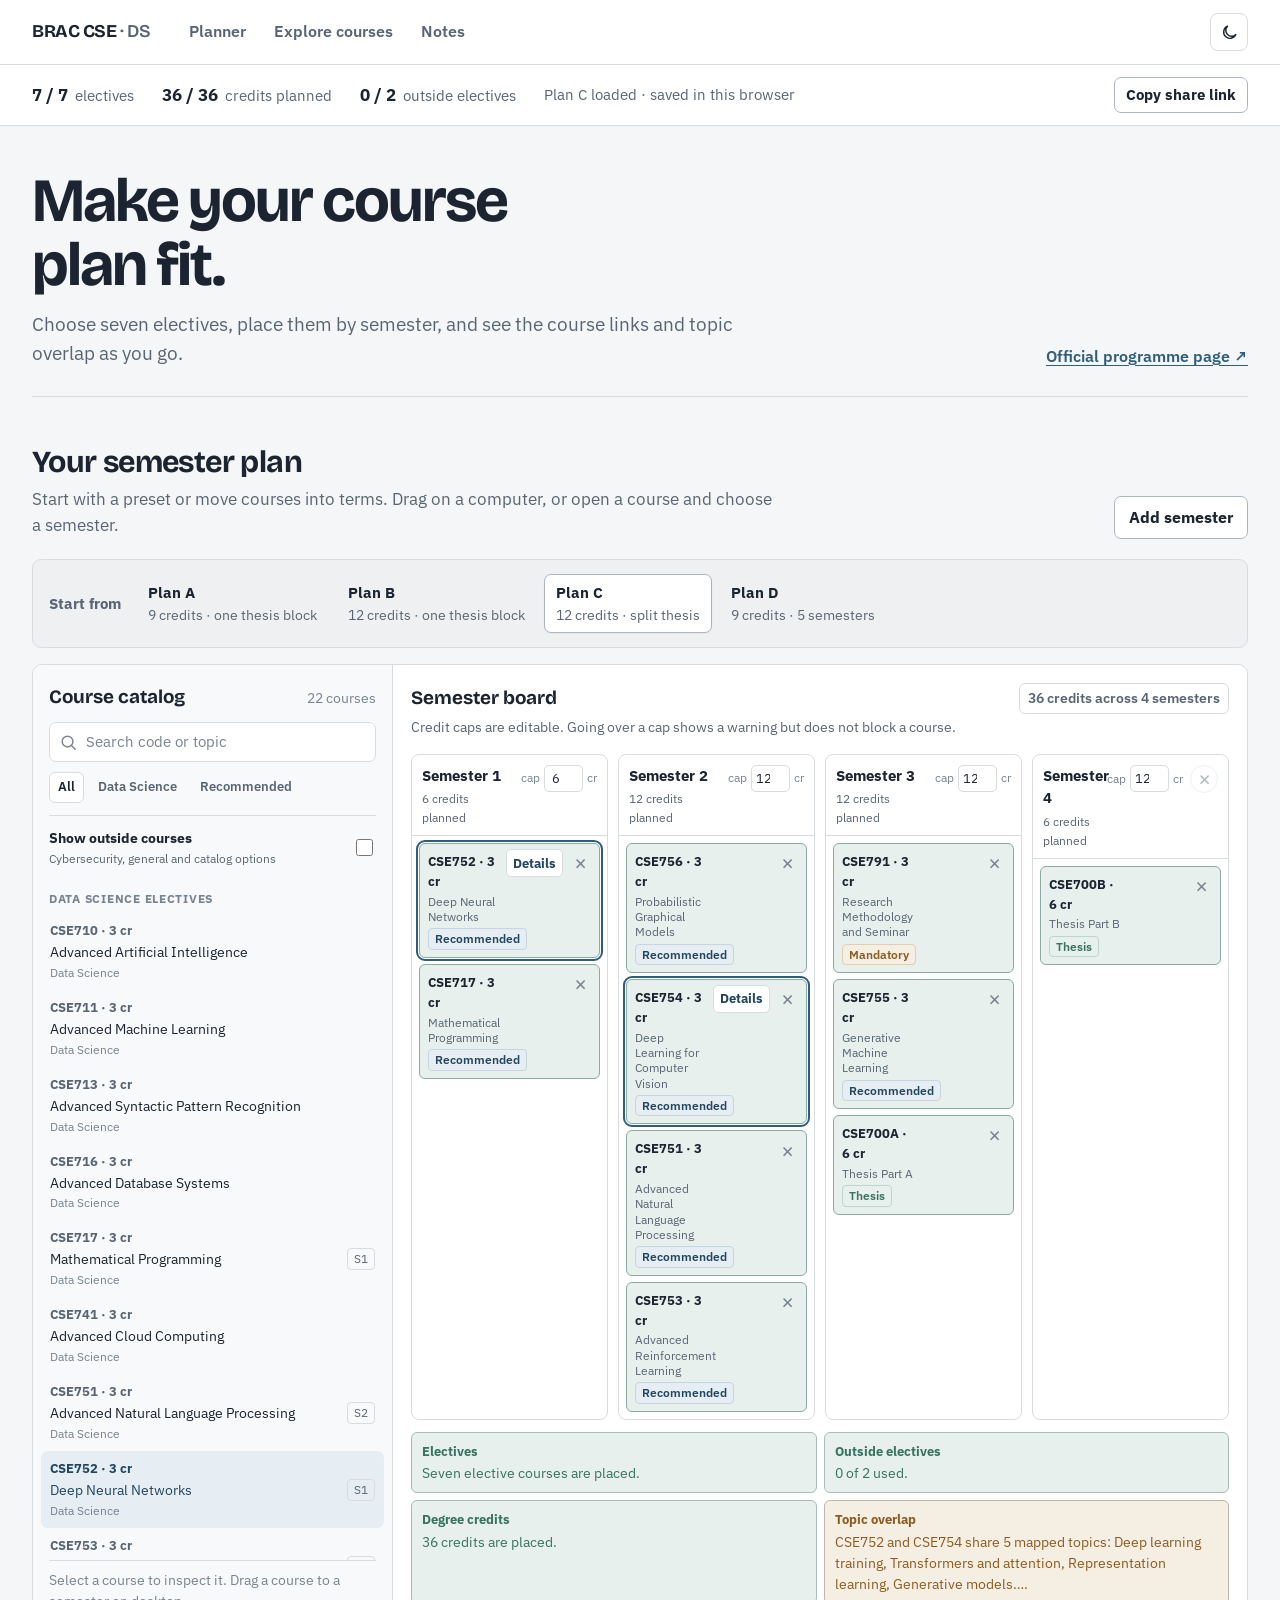
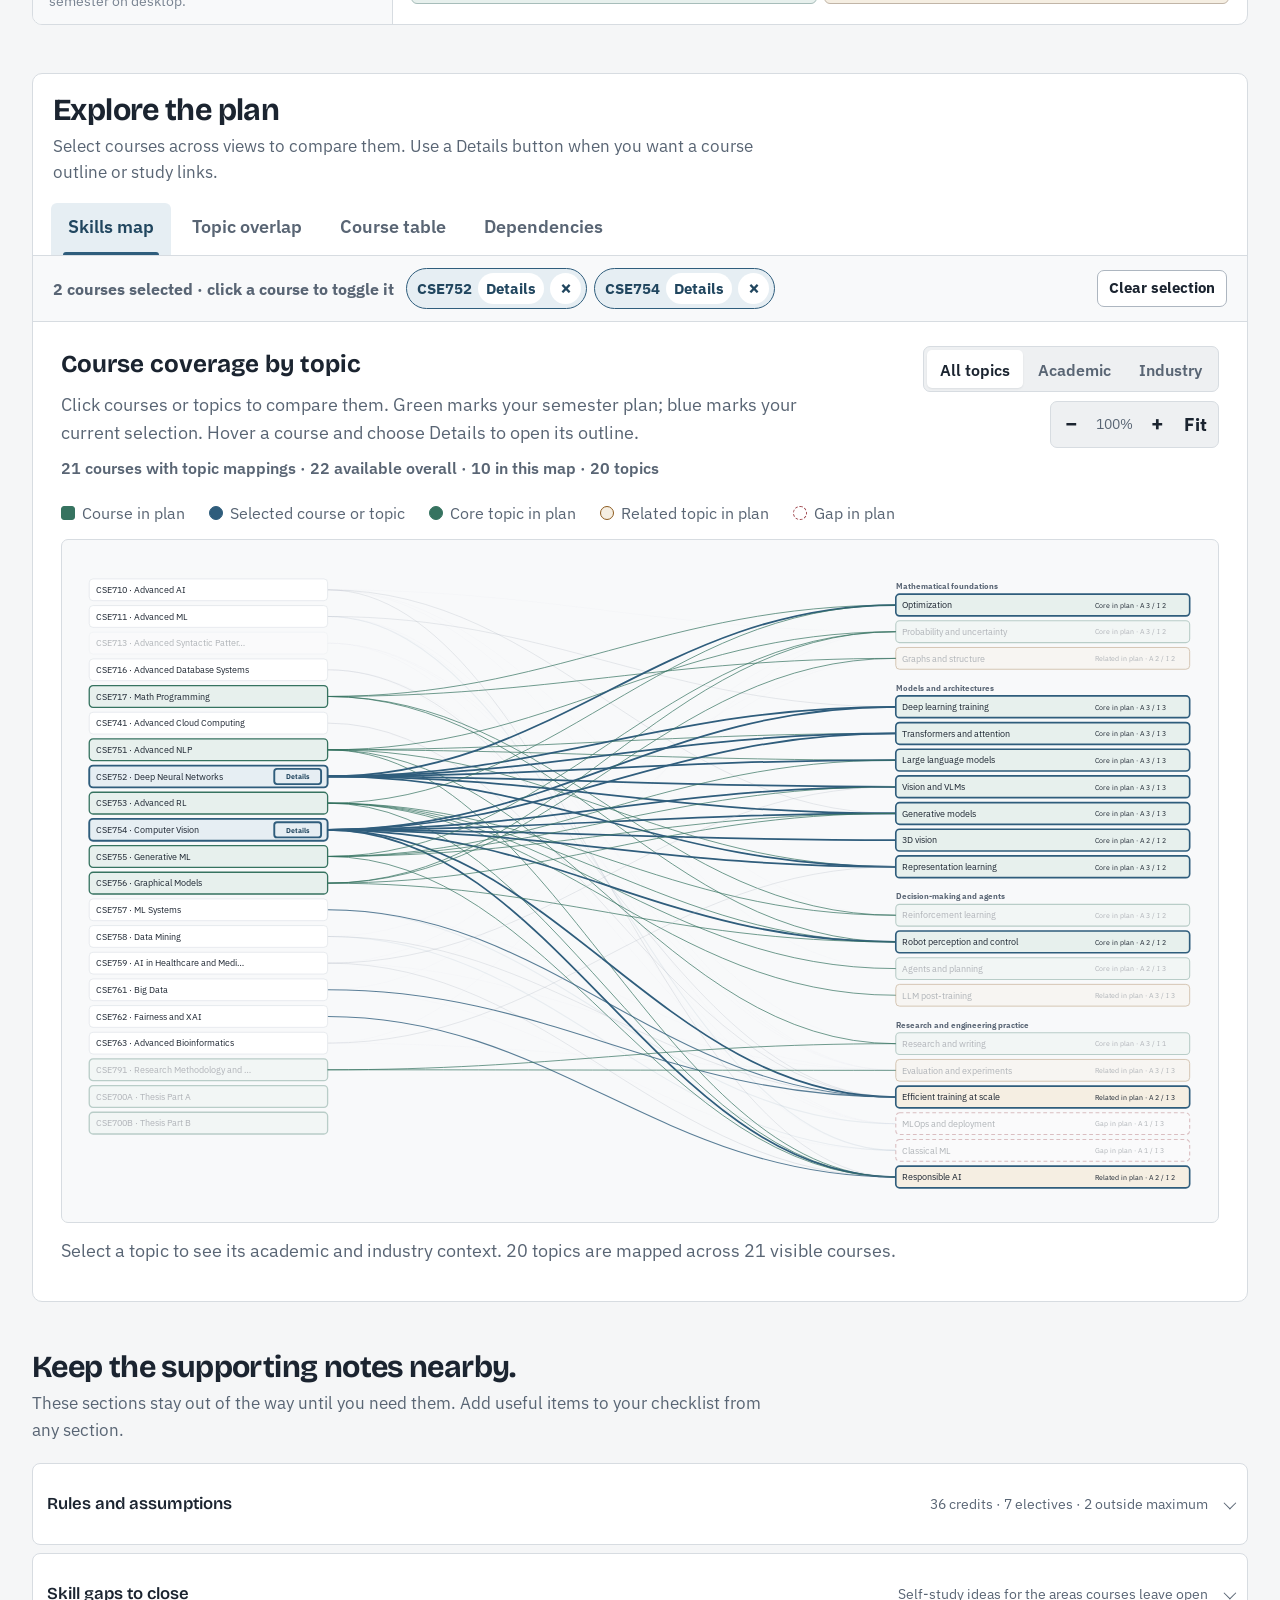
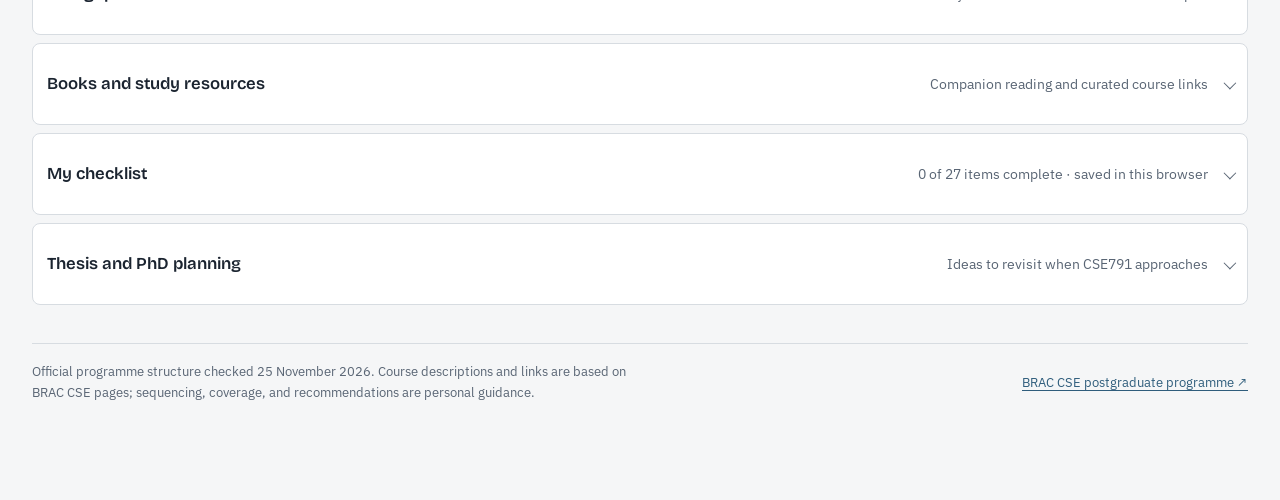
<file: index.html>
<!doctype html>
<html lang="en">
<head>
  <meta charset="utf-8">
  <meta name="viewport" content="width=device-width, initial-scale=1, viewport-fit=cover">
  <meta name="theme-color" content="#f5f6f7">
  <meta name="description" content="Plan BRAC University MSc CSE Data Science electives across semesters, compare course topics, and track thesis preparation.">
  <title>BRAC CSE · Data Science study planner</title>
  <script>
    try { var savedTheme = localStorage.getItem('msc-planner-theme') || localStorage.getItem('msc-plan-theme'); if (savedTheme === 'light' || savedTheme === 'dark') document.documentElement.dataset.theme = savedTheme; } catch (error) {}
  </script>
  <link rel="preconnect" href="https://fonts.googleapis.com">
  <link rel="preconnect" href="https://fonts.gstatic.com" crossorigin>
  <link href="https://fonts.googleapis.com/css2?family=Bricolage+Grotesque:opsz,wght@12..96,600;12..96,700&family=IBM+Plex+Sans:wght@400;500;600;700&display=swap" rel="stylesheet">
  <link rel="stylesheet" href="assets/styles.css">
</head>
<body>
  <header class="topbar">
    <div class="topbar-inner">
      <a class="brand" href="#top" aria-label="Planner home">BRAC CSE <span>· DS</span></a>
      <nav class="topnav" aria-label="Main navigation">
        <a href="#planner">Planner</a>
        <a href="#explorer">Explore courses</a>
        <a href="#later">Notes</a>
      </nav>
      <button class="icon-button" id="theme-toggle" type="button" aria-label="Switch to dark theme" title="Toggle theme">
        <svg viewBox="0 0 24 24" aria-hidden="true"><path d="M20 14.5A8 8 0 1 1 9.5 4 6.5 6.5 0 0 0 20 14.5Z"/></svg>
      </button>
    </div>
  </header>

  <aside class="summary-bar" aria-label="Plan summary">
    <div class="summary-inner">
      <div class="summary-stat"><strong id="summary-electives">7 / 7</strong><span>electives</span></div>
      <div class="summary-stat"><strong id="summary-credits">36 / 36</strong><span>credits planned</span></div>
      <div class="summary-stat"><strong id="summary-outside">0 / 2</strong><span>outside electives</span></div>
      <div class="summary-status" id="summary-status" aria-live="polite">Plan C loaded</div>
      <button class="button button-small button-outline" id="copy-link" type="button">Copy share link</button>
    </div>
  </aside>

  <main id="top">
    <section class="intro" aria-labelledby="page-title">
      <div class="intro-copy">
        <h1 id="page-title">Make your course plan fit.</h1>
        <p>Choose seven electives, place them by semester, and see the course links and topic overlap as you go.</p>
      </div>
      <a class="source-link" href="https://cse.bracu.ac.bd/postgraduate/program" target="_blank" rel="noopener noreferrer">Official programme page <span aria-hidden="true">↗</span></a>
    </section>

    <section id="planner" class="workspace" aria-labelledby="planner-title">
      <div class="section-heading">
        <div>
          <h2 id="planner-title">Your semester plan</h2>
          <p>Start with a preset or move courses into terms. Drag on a computer, or open a course and choose a semester.</p>
        </div>
        <div class="heading-actions">
          <button class="button button-outline" id="add-semester" type="button">Add semester</button>
        </div>
      </div>

      <div class="preset-row" aria-label="Load a sample plan">
        <span class="preset-label">Start from</span>
        <div class="preset-buttons" role="group" aria-label="Plan presets">
          <button class="preset-button" type="button" data-preset="A"><b>Plan A</b><span>9 credits · one thesis block</span></button>
          <button class="preset-button" type="button" data-preset="B"><b>Plan B</b><span>12 credits · one thesis block</span></button>
          <button class="preset-button is-active" type="button" data-preset="C" aria-pressed="true"><b>Plan C</b><span>12 credits · split thesis</span></button>
          <button class="preset-button" type="button" data-preset="D"><b>Plan D</b><span>9 credits · 5 semesters</span></button>
        </div>
      </div>

      <div class="planner-layout">
        <aside class="catalog-panel" aria-labelledby="catalog-title">
          <div class="catalog-header">
            <div class="catalog-heading-row">
              <h3 id="catalog-title">Course catalog</h3>
              <span id="catalog-count" class="quiet-count"></span>
            </div>
            <label class="search-field">
              <span class="visually-hidden">Search courses</span>
              <svg viewBox="0 0 24 24" aria-hidden="true"><circle cx="10.8" cy="10.8" r="6.8"/><path d="m16 16 4.5 4.5"/></svg>
              <input id="course-search" type="search" placeholder="Search code or topic" autocomplete="off">
            </label>
            <div class="filter-row" role="group" aria-label="Filter catalog">
              <button class="filter-chip is-active" type="button" data-filter="all" aria-pressed="true">All</button>
              <button class="filter-chip" type="button" data-filter="datascience" aria-pressed="false">Data Science</button>
              <button class="filter-chip" type="button" data-filter="recommended" aria-pressed="false">Recommended</button>
            </div>
            <label class="toggle-row" for="outside-toggle">
              <span><b>Show outside courses</b><small>Cybersecurity, general and catalog options</small></span>
              <input id="outside-toggle" type="checkbox">
            </label>
          </div>
          <div class="catalog-list" id="catalog-list" aria-live="polite"></div>
          <p class="catalog-hint">Select a course to inspect it. Drag a course to a semester on desktop.</p>
        </aside>

        <div class="board-panel">
          <div class="board-heading">
            <div>
              <h3>Semester board</h3>
              <p>Credit caps are editable. Going over a cap shows a warning but does not block a course.</p>
            </div>
            <span class="board-total" id="board-total"></span>
          </div>
          <div class="semester-grid" id="semester-grid" aria-label="Planned semesters"></div>
          <div class="validation-panel" id="validation-panel" aria-live="polite"></div>
        </div>
      </div>
    </section>

    <section id="explorer" class="explorer" aria-labelledby="explorer-title">
      <div class="section-heading explorer-heading">
        <div>
          <h2 id="explorer-title">Explore the plan</h2>
          <p>Select courses across views to compare them. Use a Details button when you want a course outline or study links.</p>
        </div>
      </div>
      <div class="explorer-tabs" role="tablist" aria-label="Explore the plan">
        <button class="explorer-tab is-active" id="tab-skills" type="button" role="tab" aria-selected="true" aria-controls="panel-skills" tabindex="0" data-tab="skills">Skills map</button>
        <button class="explorer-tab" id="tab-overlap" type="button" role="tab" aria-selected="false" aria-controls="panel-overlap" tabindex="-1" data-tab="overlap">Topic overlap</button>
        <button class="explorer-tab" id="tab-table" type="button" role="tab" aria-selected="false" aria-controls="panel-table" tabindex="-1" data-tab="table">Course table</button>
        <button class="explorer-tab" id="tab-dependencies" type="button" role="tab" aria-selected="false" aria-controls="panel-dependencies" tabindex="-1" data-tab="dependencies">Dependencies</button>
      </div>
      <div class="selection-toolbar" id="selection-toolbar" aria-live="polite"><strong id="selection-summary"></strong><div class="selection-course-list" id="selection-course-list"></div><button class="button button-outline button-small" id="clear-selection" type="button">Clear selection</button></div>

      <section class="explorer-panel" id="panel-skills" role="tabpanel" aria-labelledby="tab-skills" data-panel="skills">
        <div class="panel-intro">
          <div><h3 id="skills-title">Course coverage by topic</h3><p>Click courses or topics to compare them. Green marks your semester plan; blue marks your current selection. Hover a course and choose Details to open its outline.</p><span class="view-count" id="skills-count"></span></div>
          <div class="panel-tools">
            <div class="segmented" role="group" aria-label="Skill map emphasis">
              <button type="button" data-lens="all" aria-pressed="true">All topics</button>
              <button type="button" data-lens="academia" aria-pressed="false">Academic</button>
              <button type="button" data-lens="industry" aria-pressed="false">Industry</button>
            </div>
            <div class="diagram-zoom" role="group" aria-label="Skills map zoom">
              <button type="button" data-zoom-target="skills" data-zoom-action="out" aria-label="Zoom out skills map">−</button>
              <output data-zoom-value="skills">100%</output>
              <button type="button" data-zoom-target="skills" data-zoom-action="in" aria-label="Zoom in skills map">+</button>
              <button type="button" data-zoom-target="skills" data-zoom-action="fit">Fit</button>
            </div>
          </div>
        </div>
        <div class="map-legend"><span><i class="coverage-dot in-plan"></i>Course in plan</span><span><i class="coverage-dot selected"></i>Selected course or topic</span><span><i class="coverage-dot core"></i>Core topic in plan</span><span><i class="coverage-dot related"></i>Related topic in plan</span><span><i class="coverage-dot gap"></i>Gap in plan</span></div>
        <div class="graph-frame skills-frame" data-zoom-surface="skills" title="Scroll over the map to zoom; Ctrl or Command plus scroll also works."><svg id="skills-graph" role="group" aria-label="Courses connected to skills"></svg></div>
        <div class="selected-topic" id="selected-topic" aria-live="polite"></div>
      </section>

      <section class="explorer-panel" id="panel-overlap" role="tabpanel" aria-labelledby="tab-overlap" data-panel="overlap" hidden>
        <div class="panel-intro">
          <div><h3 id="overlap-title">Topic overlap by course</h3><p>Choose any two or three courses with topic data, including courses outside your semester plan. The matrix shows coverage for every mapped course.</p><span class="view-count" id="overlap-count"></span></div>
          <div class="diagram-zoom" role="group" aria-label="Venn diagram zoom">
            <button type="button" data-zoom-target="venn" data-zoom-action="out" aria-label="Zoom out Venn diagram">−</button>
            <output data-zoom-value="venn">100%</output>
            <button type="button" data-zoom-target="venn" data-zoom-action="in" aria-label="Zoom in Venn diagram">+</button>
            <button type="button" data-zoom-target="venn" data-zoom-action="fit">Fit</button>
          </div>
        </div>
        <details class="venn-comparison-picker">
          <summary><span>Choose courses for the Venn diagram</span><small id="venn-compare-count"></small></summary>
          <div class="venn-picker-content"><div class="venn-picker-heading"><p>Compare two or three at a time. Solid outlines mark courses in your semester plan; every mapped course is available.</p><label class="table-search">Find a course <input type="search" id="venn-course-search" placeholder="Course code or name"></label></div>
            <div class="venn-course-options" id="venn-course-options" aria-label="Courses available for Venn comparison"></div>
          </div>
        </details>
        <div class="venn-wrap" id="venn-view" aria-live="polite"></div>
        <div class="matrix-heading"><div><h4>Topic coverage by course</h4><p>● Core coverage · ○ related coverage · — not mapped. Green columns are in your semester plan; amber columns are in the Venn diagram; blue shows your current course selection. Scroll to inspect the matrix, or Ctrl + scroll to zoom.</p></div><div class="diagram-zoom" role="group" aria-label="Topic coverage matrix zoom"><button type="button" data-zoom-target="matrix" data-zoom-action="out" aria-label="Zoom out topic coverage matrix">−</button><output data-zoom-value="matrix">100%</output><button type="button" data-zoom-target="matrix" data-zoom-action="in" aria-label="Zoom in topic coverage matrix">+</button><button type="button" data-zoom-target="matrix" data-zoom-action="fit">Fit</button></div></div>
        <div class="matrix-frame topic-matrix-frame" id="topic-matrix" data-zoom-surface="matrix" title="Ctrl or Command plus scroll to zoom. Scroll normally to move through the matrix."></div>
      </section>

      <section class="explorer-panel" id="panel-table" role="tabpanel" aria-labelledby="tab-table" data-panel="table" hidden>
        <div class="panel-intro">
          <div><h3 id="table-title">Course table</h3><p>Select course codes to compare them across views. Hover a course and use Details to open its outline.</p><span class="view-count" id="table-count"></span></div>
          <div class="panel-tools"><label class="table-search">Filter <input type="search" id="table-search" placeholder="Course or topic"></label><div class="diagram-zoom" role="group" aria-label="Course table zoom"><button type="button" data-zoom-target="table" data-zoom-action="out" aria-label="Zoom out course table">−</button><output data-zoom-value="table">100%</output><button type="button" data-zoom-target="table" data-zoom-action="in" aria-label="Zoom in course table">+</button><button type="button" data-zoom-target="table" data-zoom-action="fit">Fit</button></div></div>
        </div>
        <div class="table-frame" id="course-table" data-zoom-surface="table" title="Ctrl or Command plus scroll to zoom. Scroll normally to move through the table."></div>
      </section>

      <section class="explorer-panel" id="panel-dependencies" role="tabpanel" aria-labelledby="tab-dependencies" data-panel="dependencies" hidden>
        <div class="panel-intro">
          <div><h3 id="dependencies-title">What builds on what</h3><p>Click courses to select several at once. Hover a selected course and use Details to open its outline. Blank space clears your selection.</p><span class="view-count" id="dependencies-count"></span></div>
          <div class="panel-tools">
            <div class="segmented" role="group" aria-label="Dependency graph scope">
              <button type="button" data-graph-scope="plan" aria-pressed="true">My plan</button>
              <button type="button" data-graph-scope="catalog" aria-pressed="false">Visible catalog</button>
            </div>
            <div class="diagram-zoom" role="group" aria-label="Dependency graph zoom">
              <button type="button" data-zoom-target="dependencies" data-zoom-action="out" aria-label="Zoom out dependencies">−</button>
              <output data-zoom-value="dependencies">100%</output>
              <button type="button" data-zoom-target="dependencies" data-zoom-action="in" aria-label="Zoom in dependencies">+</button>
              <button type="button" data-zoom-target="dependencies" data-zoom-action="fit">Fit</button>
            </div>
          </div>
        </div>
        <div class="graph-legend" aria-label="Graph legend"><span><i class="legend-line formal"></i>Formal prerequisite</span><span><i class="legend-line advisory"></i>Suggested preparation</span></div>
        <div class="graph-frame" id="dependency-frame" data-zoom-surface="dependencies" title="Scroll over the graph to zoom; Ctrl or Command plus scroll also works."><svg id="dependency-graph" role="group" aria-label="Course dependency graph"></svg></div>
      </section>
    </section>

    <section id="later" class="later" aria-labelledby="later-title">
      <div class="section-heading">
        <div><h2 id="later-title">Keep the supporting notes nearby.</h2><p>These sections stay out of the way until you need them. Add useful items to your checklist from any section.</p></div>
      </div>
      <div class="support-grid">
        <details class="support-section">
          <summary><span>Rules and assumptions</span><small>36 credits · 7 electives · 2 outside maximum</small></summary>
          <div class="support-content">
            <ul class="rule-list">
              <li><b>Degree total:</b> 36 credits: 3 mandatory research-methodology credits, 21 elective credits, and 12 thesis credits.</li>
              <li><b>Specialization choice:</b> seven Data Science electives; up to two may come from the other specialization, general courses, or approved Business School courses.</li>
              <li><b>Semester model:</b> BRAC's programme page lists a three-semester duration. This board keeps your four-semester planning model, with a 6-credit first term and 12-credit later terms; confirm which schedule applies to you.</li>
              <li><b>Thesis:</b> choose one 12-credit block or split the thesis into CSE700A and CSE700B. CSE791 must precede CSE700B.</li>
              <li><b>Course advice:</b> course order, ratings, topic coverage, and workload comments are recommendations, not official prerequisites or assessment data.</li>
            </ul>
            <a class="text-link" href="https://cse.bracu.ac.bd/postgraduate/program" target="_blank" rel="noopener noreferrer">Read the official programme rules ↗</a>
          </div>
        </details>
        <details class="support-section">
          <summary><span>Skill gaps to close</span><small>Self-study ideas for the areas courses leave open</small></summary>
          <div class="support-content" id="gap-list"></div>
        </details>
        <details class="support-section">
          <summary><span>Books and study resources</span><small>Companion reading and curated course links</small></summary>
          <div class="support-content" id="books-list"></div>
        </details>
        <details class="support-section checklist-section" id="checklist-section">
          <summary><span>My checklist</span><small id="checklist-summary">Saved in this browser</small></summary>
          <div class="support-content">
            <form class="custom-task-form" id="custom-task-form">
              <label for="custom-task">Add a reminder</label>
              <div><input id="custom-task" name="task" maxlength="160" placeholder="Write your own next step"><button class="button button-small" type="submit">Add</button></div>
            </form>
            <div class="checklist-grid" id="checklist-grid"></div>
            <div class="checklist-footer"><button class="button button-outline button-small" id="clear-checks" type="button">Clear completed ticks</button></div>
          </div>
        </details>
        <details class="support-section">
          <summary><span>Thesis and PhD planning</span><small>Ideas to revisit when CSE791 approaches</small></summary>
          <div class="support-content thesis-notes">
            <p><b>VLMs and multimodal:</b> Can uncertainty estimates detect object hallucination in small open-source vision-language models?</p>
            <p><b>Robotics and RL:</b> Does visual grounding help a simulated robot policy generalize to unseen objects?</p>
            <p><b>LLMs:</b> Can reinforcement-learning fine-tuning improve reasoning in small language models on limited compute?</p>
            <p><b>Generative models:</b> Can diffusion-based policies make imitation learning more sample-efficient?</p>
            <button class="text-button" type="button" data-add-task="Shortlist two or three supervisors and discuss a thesis direction.">Add thesis planning to checklist</button>
          </div>
        </details>
      </div>
    </section>

    <footer class="page-footer">
      <p>Official programme structure checked 25 November 2026. Course descriptions and links are based on BRAC CSE pages; sequencing, coverage, and recommendations are personal guidance.</p>
      <a href="https://cse.bracu.ac.bd/postgraduate/program" target="_blank" rel="noopener noreferrer">BRAC CSE postgraduate programme ↗</a>
    </footer>
  </main>

  <dialog class="course-dialog" id="course-dialog" aria-labelledby="dialog-title">
    <div class="dialog-topline"><span id="dialog-category" class="course-tag"></span><button class="icon-button close-dialog" type="button" aria-label="Close course details"><svg viewBox="0 0 24 24" aria-hidden="true"><path d="m6 6 12 12M18 6 6 18"/></svg></button></div>
    <div id="course-detail"></div>
    <div class="dialog-assignment">
      <label for="assign-semester">Place in semester</label>
      <div><select id="assign-semester"></select><button class="button" id="assign-course" type="button">Add to plan</button></div>
    </div>
    <div class="dialog-actions"><button class="text-button" id="add-course-task" type="button">Add this course to my checklist</button><button class="button button-outline close-dialog" type="button">Done</button></div>
  </dialog>
  <div class="toast" id="toast" role="status" aria-live="polite"></div>

  <script src="assets/data.js"></script>
  <script src="assets/app.js" defer></script>
</body>
</html>
</file>
<file: assets/styles.css>
:root {
  font-size: 18px;
  color-scheme: light;
  --paper: #f5f6f7;
  --surface: #fff;
  --surface-alt: #eef0f2;
  --surface-soft: #f8f9fa;
  --ink: #1b2430;
  --ink-soft: #596574;
  --ink-faint: #788391;
  --rule: #d7dce1;
  --rule-strong: #adb6c0;
  --accent: #2f5d7c;
  --accent-soft: #e6eef3;
  --accent-ink: #21465f;
  --button-ink: #fff;
  --good: #367360;
  --good-soft: #e7f0ed;
  --warn: #8d5b1f;
  --warn-soft: #f5eee2;
  --risk: #9d454c;
  --risk-soft: #f6e9ea;
  --venn-a: #2f5d7c;
  --venn-a-ink: #21465f;
  --venn-b: #367360;
  --venn-b-ink: #285845;
  --venn-c: #a76f2a;
  --venn-c-ink: #744817;
  --focus: #246a95;
  --shadow: 0 18px 48px rgba(22, 33, 45, .18);
  --head: "Bricolage Grotesque", "IBM Plex Sans", system-ui, sans-serif;
  --body: "IBM Plex Sans", system-ui, -apple-system, "Segoe UI", sans-serif;
  box-sizing: border-box;
}
@media (prefers-color-scheme: dark) {
  :root:not([data-theme="light"]) {
    color-scheme: dark;
    --paper: #15191e; --surface: #1d2329; --surface-alt: #272e35; --surface-soft: #20262c;
    --ink: #e7ebef; --ink-soft: #b0bac4; --ink-faint: #8b97a3; --rule: #38414a; --rule-strong: #596570;
    --accent: #8ab6d0; --accent-soft: #263b49; --accent-ink: #c1dced; --button-ink: #15191e;
    --good: #8ac2ae; --good-soft: #20372f; --warn: #d2ab73; --warn-soft: #392f21; --risk: #dd939a; --risk-soft: #3a2629;
    --venn-a: #8ab6d0; --venn-a-ink: #b6d8eb; --venn-b: #8ac2ae; --venn-b-ink: #a9dbc5; --venn-c: #d2ab73; --venn-c-ink: #e4c595;
    --focus: #9bc8e4; --shadow: 0 18px 48px rgba(0, 0, 0, .42);
  }
}
:root[data-theme="dark"] {
  color-scheme: dark;
  --paper: #15191e; --surface: #1d2329; --surface-alt: #272e35; --surface-soft: #20262c;
  --ink: #e7ebef; --ink-soft: #b0bac4; --ink-faint: #8b97a3; --rule: #38414a; --rule-strong: #596570;
  --accent: #8ab6d0; --accent-soft: #263b49; --accent-ink: #c1dced; --button-ink: #15191e;
  --good: #8ac2ae; --good-soft: #20372f; --warn: #d2ab73; --warn-soft: #392f21; --risk: #dd939a; --risk-soft: #3a2629;
  --venn-a: #8ab6d0; --venn-a-ink: #b6d8eb; --venn-b: #8ac2ae; --venn-b-ink: #a9dbc5; --venn-c: #d2ab73; --venn-c-ink: #e4c595;
  --focus: #9bc8e4; --shadow: 0 18px 48px rgba(0, 0, 0, .42);
}
*, *::before, *::after { box-sizing: inherit; }
html { scroll-behavior: smooth; scroll-padding-top: 8rem; }
@media (prefers-reduced-motion: reduce) { html { scroll-behavior: auto; } *, *::before, *::after { animation-duration: .01ms !important; transition-duration: .01ms !important; } }
body { margin: 0; background: var(--paper); color: var(--ink); font-family: var(--body); font-size: 18px; line-height: 1.55; -webkit-text-size-adjust: 100%; }
::selection { background: var(--accent-soft); color: var(--accent-ink); }
button, input, select { font: inherit; }
button { color: inherit; }
a { color: var(--accent); text-underline-offset: 3px; }
button:focus-visible, a:focus-visible, input:focus-visible, select:focus-visible, summary:focus-visible, [tabindex="0"]:focus-visible { outline: 3px solid var(--focus); outline-offset: 3px; }
[hidden] { display: none !important; }
.visually-hidden { position: absolute; width: 1px; height: 1px; padding: 0; margin: -1px; overflow: hidden; clip: rect(0,0,0,0); white-space: nowrap; border: 0; }

.topbar { position: sticky; top: 0; z-index: 40; background: var(--surface); border-bottom: 1px solid var(--rule); }
.topbar-inner { width: min(100% - 64px, 3000px); min-height: 64px; margin: auto; display: flex; align-items: center; gap: 28px; }
.brand { color: var(--ink); text-decoration: none; font-family: var(--head); font-weight: 700; letter-spacing: -.025em; white-space: nowrap; }
.brand span { color: var(--ink-soft); font-weight: 600; }
.topnav { display: flex; align-items: center; gap: 6px; flex: 1; }
.topnav a { padding: 8px 11px; color: var(--ink-soft); border-radius: 7px; text-decoration: none; font-size: .91rem; font-weight: 600; }
.topnav a:hover { color: var(--ink); background: var(--surface-alt); }
.icon-button { width: 38px; height: 38px; padding: 8px; display: inline-grid; place-items: center; flex: none; border: 1px solid var(--rule); border-radius: 8px; background: var(--surface); cursor: pointer; }
.icon-button:hover { background: var(--surface-alt); }
.icon-button svg, .search-field svg { width: 19px; height: 19px; fill: none; stroke: currentColor; stroke-width: 1.8; stroke-linecap: round; stroke-linejoin: round; }
.summary-bar { position: sticky; top: 60px; z-index: 35; background: color-mix(in srgb, var(--surface) 96%, transparent); border-bottom: 1px solid var(--rule); }
.summary-inner { width: min(100% - 64px, 3000px); min-height: 60px; margin: auto; display: flex; align-items: center; gap: 28px; }
.summary-stat { display: flex; align-items: baseline; gap: 7px; white-space: nowrap; }
.summary-stat strong { font-size: .94rem; font-variant-numeric: tabular-nums; }
.summary-stat span { color: var(--ink-soft); font-size: .82rem; }
.summary-status { flex: 1; min-width: 0; color: var(--ink-soft); font-size: .83rem; overflow: hidden; text-overflow: ellipsis; white-space: nowrap; }

main { width: min(100% - 64px, 3600px); margin: 0 auto; padding: 38px 0 80px; }
.intro { display: flex; align-items: end; justify-content: space-between; gap: 36px; margin: 0 0 36px; padding: 6px 0 28px; border-bottom: 1px solid var(--rule); }
.intro-copy { max-width: 760px; }
h1, h2, h3, h4, p { margin-top: 0; }
h1, h2, h3, h4 { color: var(--ink); font-family: var(--head); }
h1 { max-width: 13ch; margin-bottom: 12px; font-size: clamp(2.2rem, 4.8vw, 3.5rem); line-height: 1.04; letter-spacing: -.035em; font-weight: 700; }
.intro p { max-width: 64ch; margin: 0; color: var(--ink-soft); font-size: 1.05rem; }
.source-link { flex: none; font-size: .88rem; font-weight: 600; }
section { scroll-margin-top: 8rem; }
.workspace, .explorer, .later { margin-top: 48px; }
.section-heading { display: flex; align-items: end; justify-content: space-between; gap: 24px; margin-bottom: 20px; }
.section-heading h2 { margin: 0 0 5px; font-size: 1.7rem; line-height: 1.15; letter-spacing: -.02em; }
.section-heading p { max-width: 74ch; margin: 0; color: var(--ink-soft); font-size: .95rem; }
.heading-actions { flex: none; }
.button { min-height: 40px; padding: 8px 14px; border: 1px solid var(--accent); border-radius: 7px; background: var(--accent); color: var(--button-ink); font-size: .88rem; font-weight: 700; cursor: pointer; transition: background-color .16s ease, border-color .16s ease, transform .16s ease; }
.button:hover { background: color-mix(in srgb, var(--accent) 86%, var(--ink)); border-color: color-mix(in srgb, var(--accent) 86%, var(--ink)); }
.button:active { transform: translateY(1px); }
.button:disabled { opacity: .48; cursor: not-allowed; }
.button-outline { background: var(--surface); color: var(--ink); border-color: var(--rule-strong); }
.button-outline:hover { background: var(--surface-alt); border-color: var(--rule-strong); }
.button-small { min-height: 34px; padding: 6px 11px; font-size: .82rem; }
.preset-row { display: flex; align-items: center; gap: 15px; margin: 0 0 16px; padding: 14px 16px; background: var(--surface-alt); border: 1px solid var(--rule); border-radius: 9px; }
.preset-label { flex: none; color: var(--ink-soft); font-size: .83rem; font-weight: 700; }
.preset-buttons { display: flex; gap: 7px; min-width: 0; }
.preset-button { min-width: 162px; min-height: 47px; padding: 6px 11px; display: flex; flex-direction: column; align-items: flex-start; justify-content: center; gap: 1px; border: 1px solid transparent; border-radius: 7px; background: transparent; cursor: pointer; text-align: left; }
.preset-button b { font-size: .85rem; }
.preset-button span { color: var(--ink-soft); font-size: .75rem; white-space: nowrap; }
.preset-button:hover { background: var(--surface); }
.preset-button.is-active { border-color: var(--rule-strong); background: var(--surface); box-shadow: 0 1px 2px rgba(18, 29, 40, .04); }

.planner-layout { display: grid; grid-template-columns: minmax(255px, 296px) minmax(0, 1fr); align-items: stretch; overflow: hidden; border: 1px solid var(--rule); border-radius: 10px; background: var(--surface); }
.catalog-panel { min-width: 0; display: flex; flex-direction: column; border-right: 1px solid var(--rule); background: var(--surface-soft); }
.catalog-header { padding: 17px 16px 12px; }
.catalog-heading-row { display: flex; align-items: baseline; justify-content: space-between; gap: 8px; margin-bottom: 11px; }
.catalog-heading-row h3, .board-heading h3 { margin: 0; font-size: 1.05rem; }
.quiet-count { color: var(--ink-faint); font-size: .75rem; font-variant-numeric: tabular-nums; }
.search-field { position: relative; display: flex; align-items: center; }
.search-field svg { position: absolute; left: 10px; color: var(--ink-faint); }
.search-field input, .table-search input, .custom-task-form input { width: 100%; min-width: 0; min-height: 38px; padding: 7px 10px 7px 36px; border: 1px solid var(--rule); border-radius: 7px; background: var(--surface); color: var(--ink); font-size: .85rem; }
.search-field input::placeholder, .custom-task-form input::placeholder { color: var(--ink-faint); }
.filter-row { display: flex; gap: 5px; margin: 10px 0 12px; }
.filter-chip { min-height: 29px; padding: 4px 8px; border: 1px solid transparent; border-radius: 6px; background: transparent; color: var(--ink-soft); font-size: .73rem; font-weight: 600; cursor: pointer; }
.filter-chip:hover { background: var(--surface-alt); color: var(--ink); }
.filter-chip.is-active { border-color: var(--rule); background: var(--surface); color: var(--ink); }
.toggle-row { display: flex; align-items: center; justify-content: space-between; gap: 10px; padding-top: 11px; border-top: 1px solid var(--rule); cursor: pointer; }
.toggle-row span { display: flex; flex-direction: column; }
.toggle-row b { font-size: .79rem; }
.toggle-row small { color: var(--ink-soft); font-size: .69rem; }
.toggle-row input { accent-color: var(--accent); width: 17px; height: 17px; flex: none; }
.catalog-list { max-height: 680px; overflow: auto; padding: 0 8px 8px; scrollbar-color: var(--rule-strong) transparent; scrollbar-width: thin; }
.catalog-group-label { margin: 9px 8px 5px; color: var(--ink-faint); font-size: .68rem; font-weight: 700; letter-spacing: .06em; text-transform: uppercase; }
.course-option { width: 100%; min-height: 61px; padding: 8px 9px; display: flex; align-items: center; gap: 9px; border: 0; border-radius: 7px; background: transparent; cursor: pointer; text-align: left; }
.course-option:hover, .course-option:focus-visible { background: var(--surface-alt); }
.course-option.is-selected { background: var(--accent-soft); color: var(--accent-ink); }
.course-option.is-selected .course-option-title, .course-option.is-selected .course-option-code { color: var(--accent-ink); }
.course-option-copy { min-width: 0; flex: 1; display: flex; flex-direction: column; gap: 2px; }
.course-option-code { color: var(--ink-soft); font-size: .72rem; font-weight: 700; font-variant-numeric: tabular-nums; }
.course-option-title { overflow: hidden; color: var(--ink); font-size: .79rem; line-height: 1.26; text-overflow: ellipsis; white-space: nowrap; }
.course-option-meta { display: flex; align-items: center; gap: 5px; color: var(--ink-faint); font-size: .68rem; }
.inline-status { flex: none; padding: 2px 6px; border: 1px solid var(--rule); border-radius: 4px; color: var(--ink-soft); font-size: .65rem; line-height: 1.35; }
.inline-status.recommended { border-color: #bad0dd; background: var(--accent-soft); color: var(--accent-ink); }
.catalog-hint { margin: auto 16px 0; padding: 9px 0 12px; border-top: 1px solid var(--rule); color: var(--ink-faint); font-size: .75rem; }
.empty-message { padding: 18px 10px; color: var(--ink-soft); font-size: .83rem; }

.board-panel { min-width: 0; padding: 18px; }
.board-heading { display: flex; align-items: start; justify-content: space-between; gap: 18px; margin-bottom: 15px; }
.board-heading p { margin: 4px 0 0; color: var(--ink-soft); font-size: .8rem; }
.board-total { flex: none; padding: 4px 8px; border: 1px solid var(--rule); border-radius: 6px; color: var(--ink-soft); font-size: .76rem; font-weight: 600; font-variant-numeric: tabular-nums; }
.semester-grid { display: grid; grid-template-columns: repeat(4, minmax(0, 1fr)); align-items: stretch; gap: 10px; }
.semester { min-width: 0; display: flex; flex-direction: column; border: 1px solid var(--rule); border-radius: 8px; background: var(--surface); transition: border-color .15s ease, background-color .15s ease; }
.semester.is-drop-target { border-color: var(--accent); background: var(--accent-soft); }
.semester-head { padding: 10px 10px 8px; display: flex; align-items: start; justify-content: space-between; gap: 6px; border-bottom: 1px solid var(--rule); }
.semester-head-tools { flex: none; display: flex; align-items: center; gap: 7px; }
.semester-title { min-width: 0; }
.semester-title b { display: block; font-size: .81rem; }
.semester-title span { display: block; margin-top: 2px; color: var(--ink-soft); font-size: .68rem; font-variant-numeric: tabular-nums; }
.cap-control { display: flex; align-items: center; gap: 4px; color: var(--ink-faint); font-size: .66rem; white-space: nowrap; }
.cap-control input { width: 39px; height: 27px; padding: 2px 4px; border: 1px solid var(--rule); border-radius: 5px; background: var(--surface); color: var(--ink); font-size: .73rem; text-align: center; font-variant-numeric: tabular-nums; }
.semester-courses { min-height: 132px; flex: 1; padding: 7px; display: flex; flex-direction: column; gap: 6px; }
.semester-empty { min-height: 115px; display: grid; place-items: center; padding: 10px; color: var(--ink-faint); font-size: .74rem; text-align: center; }
.planned-course { position: relative; padding: 8px 8px 7px; display: grid; grid-template-columns: minmax(0, 1fr); align-items: start; gap: 4px 6px; border: 1px solid var(--rule); border-radius: 6px; background: var(--surface-soft); cursor: grab; }
.planned-course:active { cursor: grabbing; }
.planned-course.is-selected { border-color: var(--accent); background: var(--accent-soft); }
.planned-course-main { min-width: 0; border: 0; padding: 0 90px 0 0; background: transparent; cursor: pointer; text-align: left; }
.planned-course-main b { display: block; color: var(--ink); font-size: .71rem; font-variant-numeric: tabular-nums; }
.planned-course-main span { display: block; margin-top: 2px; color: var(--ink-soft); font-size: .68rem; line-height: 1.25; }
.planned-course-actions { position: absolute; top: 5px; right: 5px; display: flex; align-items: center; gap: 3px; }
.course-remove { width: 28px; height: 28px; padding: 0; border: 1px solid transparent; border-radius: 50%; background: transparent; color: var(--ink-faint); font-size: 1.2rem; line-height: 1; cursor: pointer; }
.course-remove:hover { border-color: var(--risk); background: var(--risk-soft); color: var(--risk); }
.planned-course .course-tag { justify-self: start; }
.course-tag { display: inline-flex; align-items: center; width: fit-content; max-width: 100%; padding: 2px 6px; border: 1px solid var(--rule); border-radius: 4px; color: var(--ink-soft); font-size: .64rem; font-weight: 600; line-height: 1.35; }
.course-tag.foundation { border-color: #c5d5df; background: var(--accent-soft); color: var(--accent-ink); }
.course-tag.mandatory { border-color: #dfd0ae; background: var(--warn-soft); color: var(--warn); }
.course-tag.thesis { border-color: #bad7ce; background: var(--good-soft); color: var(--good); }
.remove-semester { width: 28px; height: 28px; padding: 0; border: 1px solid var(--rule); border-radius: 50%; background: var(--surface); color: var(--ink-soft); font-size: 1.2rem; line-height: 1; cursor: pointer; }
.remove-semester:hover:not(:disabled) { border-color: var(--risk); background: var(--risk-soft); color: var(--risk); }
.remove-semester:disabled { opacity: .45; cursor: not-allowed; }
.validation-panel { display: grid; grid-template-columns: repeat(2, minmax(0,1fr)); gap: 7px; margin-top: 12px; }
.validation-message { padding: 8px 10px; border: 1px solid var(--rule); border-radius: 6px; background: var(--surface-soft); color: var(--ink-soft); font-size: .75rem; }
.validation-message.warning { border-color: color-mix(in srgb, var(--warn) 30%, var(--rule)); background: var(--warn-soft); color: var(--warn); }
.validation-message.error { border-color: color-mix(in srgb, var(--risk) 32%, var(--rule)); background: var(--risk-soft); color: var(--risk); }
.validation-message.ok { border-color: color-mix(in srgb, var(--good) 30%, var(--rule)); background: var(--good-soft); color: var(--good); }
.validation-message b { display: block; margin-bottom: 2px; color: var(--ink); font-size: .74rem; }
.validation-message.warning b { color: var(--warn); }
.validation-message.error b { color: var(--risk); }
.validation-message.ok b { color: var(--good); }

.explorer { border: 1px solid var(--rule); border-radius: 10px; background: var(--surface); overflow: clip; }
.explorer-heading { padding: 19px 20px 2px; margin-bottom: 15px; }
.explorer-tabs { position: sticky; top: 0; z-index: 10; display: flex; align-items: center; gap: 4px; padding: 0 18px; border-bottom: 1px solid var(--rule); background: var(--surface); overflow-x: auto; }
.explorer-tab { position: relative; flex: none; min-height: 42px; padding: 8px 12px 10px; border: 0; border-radius: 6px 6px 0 0; background: transparent; color: var(--ink-soft); font-size: .84rem; font-weight: 600; cursor: pointer; text-decoration: none; }
.explorer-tab:hover { color: var(--ink); background: var(--surface-alt); }
.explorer-tab.is-active { color: var(--accent-ink); background: var(--accent-soft); }
.explorer-tab.is-active::after { position: absolute; right: 12px; bottom: 0; left: 12px; height: 3px; border-radius: 3px 3px 0 0; background: var(--accent); content: ""; }
.explorer-panel { min-width: 0; padding: 18px 20px 22px; }
.explorer-panel + .explorer-panel { border-top: 0; }
.panel-intro { display: flex; align-items: end; justify-content: space-between; gap: 18px; margin: 0 0 14px; }
.panel-intro h3 { margin: 0 0 4px; font-size: 1.08rem; }
.panel-intro p { max-width: 76ch; margin: 0; color: var(--ink-soft); font-size: .8rem; }
.segmented { flex: none; display: inline-flex; gap: 2px; padding: 3px; border: 1px solid var(--rule); border-radius: 7px; background: var(--surface-alt); }
.segmented button { min-height: 29px; padding: 4px 9px; border: 0; border-radius: 5px; background: transparent; color: var(--ink-soft); font-size: .73rem; font-weight: 600; cursor: pointer; white-space: nowrap; }
.segmented button[aria-pressed="true"] { background: var(--surface); color: var(--ink); box-shadow: 0 1px 2px rgba(18, 29, 40, .08); }
.graph-legend, .map-legend { display: flex; flex-wrap: wrap; gap: 7px 17px; margin: 0 0 10px; color: var(--ink-soft); font-size: .72rem; }
.graph-legend span, .map-legend span { display: inline-flex; align-items: center; gap: 7px; }
.legend-line { position: relative; width: 26px; height: 0; border-top: 2px solid var(--accent); }
.legend-line.advisory { border-top: 1.5px dashed var(--rule-strong); }
.legend-line.formal { border-color: var(--good); }
.graph-frame { display: flex; align-items: center; justify-content: center; width: 100%; height: min(72vh, 900px); min-height: 320px; overflow: auto; border: 1px solid var(--rule); border-radius: 7px; background: var(--surface-soft); scrollbar-color: var(--rule-strong) transparent; scrollbar-width: thin; }
.graph-frame svg { display: block; flex: none; max-width: none; min-width: 0; }
.graph-edge { fill: none; stroke: var(--rule-strong); stroke-width: 1.3; opacity: .66; }
.graph-edge.formal { stroke: var(--good); stroke-width: 2.4; }
.graph-edge.is-highlight { stroke: var(--accent); stroke-width: 2.4; opacity: 1; }
.graph-edge.is-dim { opacity: .12; }
.graph-node { cursor: pointer; }
.graph-node rect { fill: var(--surface); stroke: var(--rule-strong); stroke-width: 1; }
.graph-node:hover rect, .graph-node:focus-visible rect { stroke: var(--accent); stroke-width: 2; }
.graph-node.is-planned rect { stroke: var(--accent); }
.graph-node.is-selected rect { fill: var(--accent-soft); stroke: var(--accent); stroke-width: 2.4; }
.graph-node.is-dim { opacity: .3; }
.graph-node text { pointer-events: none; font-family: var(--body); fill: var(--ink); }
.graph-column-title { fill: var(--ink-soft); font-family: var(--body); font-size: 11px; font-weight: 700; }
.skills-frame { height: min(76vh, 1100px); max-height: none; }
.skill-edge { fill: none; stroke: var(--rule-strong); stroke-width: 1.1; opacity: .48; }
.skill-edge.core { stroke: var(--accent); stroke-width: 2; opacity: .78; }
.skill-edge.is-highlight { stroke: var(--good); stroke-width: 2.6; opacity: 1; }
.skill-edge.is-dim { opacity: .08; }
.skill-node rect { fill: var(--surface); stroke: var(--rule); }
.skill-node:hover rect, .skill-node.is-selected rect { stroke: var(--accent); stroke-width: 2; }
.skill-node.is-gap rect { stroke: var(--warn); stroke-dasharray: 4 3; }
.skill-node text { fill: var(--ink); font-family: var(--body); pointer-events: none; }
.coverage-dot { display: inline-block; width: 11px; height: 11px; border: 1.5px solid var(--rule-strong); border-radius: 50%; }
.coverage-dot.core { border-color: var(--accent); background: var(--accent); }
.coverage-dot.related { border-color: var(--accent); background: transparent; }
.coverage-dot.gap { border-color: var(--warn); background: transparent; }
.selected-topic { min-height: 20px; margin-top: 9px; color: var(--ink-soft); font-size: .77rem; }

.overlap-controls { display: flex; flex-wrap: wrap; align-items: end; gap: 10px; margin: 4px 0 14px; }
.overlap-select { display: flex; flex-direction: column; gap: 4px; color: var(--ink-soft); font-size: .71rem; font-weight: 600; }
.overlap-select select { min-width: 210px; min-height: 36px; padding: 6px 9px; border: 1px solid var(--rule); border-radius: 6px; background: var(--surface); color: var(--ink); font-size: .81rem; }
.venn-wrap { margin: 0 0 22px; padding: 0; border: 0; border-radius: 0; background: transparent; }
.venn-canvas { padding: 12px; display: flex; align-items: center; justify-content: center; height: min(43vh, 620px); min-height: 280px; overflow: auto; border: 1px solid var(--rule); border-radius: 8px; background: var(--surface-soft); }
.venn-comparison-picker { margin: 0 0 18px; border: 0; border-bottom: 1px solid var(--rule); border-radius: 0; background: transparent; }
.venn-comparison-picker summary { min-height: 50px; padding: 9px 14px; display: flex; align-items: center; justify-content: space-between; gap: 14px; cursor: pointer; list-style: none; }
.venn-comparison-picker summary::-webkit-details-marker { display: none; }
.venn-comparison-picker summary::after { width: 8px; height: 8px; flex: none; border-right: 1.5px solid var(--ink-soft); border-bottom: 1.5px solid var(--ink-soft); content: ""; transform: rotate(45deg) translateY(-2px); transition: transform .16s ease; }
.venn-comparison-picker[open] summary { border-bottom: 0; }
.venn-comparison-picker[open] summary::after { transform: rotate(225deg) translateY(-2px); }
.venn-comparison-picker summary span { font-weight: 700; }
.venn-comparison-picker summary small { margin-left: auto; color: var(--ink-soft); font-size: .8rem; }
.venn-picker-content { padding: 12px 0 14px; }
.venn-picker-heading { display: flex; align-items: end; justify-content: space-between; gap: 16px; margin-bottom: 11px; }
.venn-picker-heading p { margin: 0; color: var(--ink-soft); font-size: .84rem; }
.venn-course-options { max-height: 190px; overflow: auto; display: grid; grid-template-columns: repeat(auto-fill, minmax(230px, 1fr)); gap: 5px 8px; padding: 2px 3px 2px 0; scrollbar-color: var(--rule-strong) transparent; scrollbar-width: thin; }
.venn-course-choice { min-width: 0; min-height: 48px; padding: 5px 8px; display: flex; align-items: center; gap: 9px; border: 1px solid var(--rule); border-radius: 6px; background: var(--surface); cursor: pointer; }
.venn-course-choice:hover, .venn-course-choice:focus-within { border-color: var(--accent); }
.venn-course-choice.is-planned { border-color: color-mix(in srgb, var(--good) 48%, var(--rule)); }
.venn-course-choice.is-selected { box-shadow: inset 0 0 0 1px var(--accent); }
.venn-course-choice input { width: 18px; height: 18px; flex: none; accent-color: var(--accent); }
.venn-course-copy { min-width: 0; display: grid; grid-template-columns: auto minmax(0, 1fr); align-items: baseline; column-gap: 7px; }
.venn-course-copy b { color: var(--accent-ink); font-size: .84rem; font-variant-numeric: tabular-nums; }
.venn-course-copy > span { overflow: hidden; color: var(--ink); font-size: .81rem; text-overflow: ellipsis; white-space: nowrap; }
.venn-course-copy small { grid-column: 1 / -1; overflow: hidden; color: var(--ink-soft); font-size: .68rem; text-overflow: ellipsis; white-space: nowrap; }
.venn-no-options { grid-column: 1 / -1; margin: 7px 0; color: var(--ink-soft); font-size: .85rem; }
.venn-title { margin: 0 0 10px; font-size: .82rem; }
.venn-regions { display: grid; grid-template-columns: repeat(auto-fit, minmax(135px, 1fr)); gap: 7px; }
.venn-region { min-height: 72px; padding: 9px; border: 1px solid var(--rule); border-radius: 6px; background: var(--surface); }
.venn-region.is-shared { border-color: #b8d3c8; background: var(--good-soft); }
.venn-region-label { display: block; margin-bottom: 5px; color: var(--ink-soft); font-size: .68rem; font-weight: 700; }
.venn-topics { color: var(--ink); font-size: .76rem; line-height: 1.4; }
.matrix-heading { margin: 16px 0 8px; }
.matrix-heading h4 { margin: 0 0 3px; font-size: .9rem; }
.matrix-heading p { margin: 0; color: var(--ink-soft); font-size: .75rem; }
.matrix-frame, .table-frame { max-width: 100%; overflow: auto; border: 1px solid var(--rule); border-radius: 7px; scrollbar-color: var(--rule-strong) transparent; scrollbar-width: thin; }
.overlap-table, .course-data-table { border-collapse: separate; border-spacing: 0; width: 100%; font-size: .9rem; }
.overlap-table th, .overlap-table td, .course-data-table th, .course-data-table td { padding: 6px 8px; border-right: 1px solid var(--rule); border-bottom: 1px solid var(--rule); text-align: left; white-space: nowrap; }
.overlap-table thead th, .course-data-table thead th { position: sticky; top: 0; z-index: 2; background: var(--surface-alt); color: var(--ink-soft); font-size: .7rem; }
.overlap-table th:first-child, .course-data-table th:first-child { position: sticky; left: 0; z-index: 3; background: var(--surface-alt); }
.overlap-table td { min-width: 34px; padding: 2px; text-align: center; }
.overlap-cell { width: 29px; height: 27px; border: 1px solid transparent; border-radius: 4px; color: var(--ink); font-size: .66rem; font-variant-numeric: tabular-nums; cursor: pointer; }
.overlap-cell:hover { border-color: var(--accent); box-shadow: inset 0 0 0 1px var(--accent); }
.overlap-cell.diagonal { background: var(--surface-alt); color: var(--ink-faint); cursor: default; }
.overlap-cell.empty { background: transparent; cursor: default; }
.overlap-cell.empty:hover { border-color: transparent; box-shadow: none; }
.overlap-cell.heat-1 { background: color-mix(in srgb, var(--accent-soft) 48%, var(--surface)); }
.overlap-cell.heat-2 { background: color-mix(in srgb, var(--accent-soft) 72%, var(--surface)); }
.overlap-cell.heat-3 { background: color-mix(in srgb, var(--accent-soft) 88%, var(--surface)); }
.overlap-cell.heat-4, .overlap-cell.heat-5 { background: var(--accent-soft); color: var(--accent-ink); font-weight: 700; }
.overlap-table tr:last-child th, .overlap-table tr:last-child td, .course-data-table tr:last-child th, .course-data-table tr:last-child td { border-bottom: 0; }
.course-data-table th, .course-data-table td { padding: 9px 11px; }
.course-data-table tbody tr:hover { background: var(--surface-soft); }
.course-row-button { padding: 0; border: 0; background: transparent; color: var(--accent); font-weight: 700; text-decoration: underline; text-underline-offset: 2px; cursor: pointer; }
.table-search { display: flex; align-items: center; gap: 8px; flex: none; color: var(--ink-soft); font-size: .76rem; font-weight: 600; }
.table-search input { width: 215px; min-height: 34px; padding: 5px 9px; font-size: .78rem; }

.later { margin-bottom: 38px; }
.support-grid { display: flex; flex-direction: column; gap: 8px; }
.support-section { border: 1px solid var(--rule); border-radius: 8px; background: var(--surface); }
.support-section summary { min-height: 58px; padding: 11px 14px; display: flex; align-items: center; justify-content: space-between; gap: 16px; cursor: pointer; list-style: none; }
.support-section summary::-webkit-details-marker { display: none; }
.support-section summary::after { content: ""; width: 8px; height: 8px; flex: none; border-right: 1.5px solid var(--ink-soft); border-bottom: 1.5px solid var(--ink-soft); transform: rotate(45deg) translateY(-2px); transition: transform .16s ease; }
.support-section[open] summary::after { transform: rotate(225deg) translateY(-2px); }
.support-section summary span { font-family: var(--head); font-size: .93rem; font-weight: 600; }
.support-section summary small { margin-left: auto; color: var(--ink-soft); font-size: .76rem; text-align: right; }
.support-content { padding: 0 14px 16px; border-top: 1px solid var(--rule); }
.rule-list { margin: 13px 0; padding-left: 20px; }
.rule-list li { margin: 7px 0; color: var(--ink-soft); font-size: .84rem; }
.rule-list b { color: var(--ink); }
.text-link { display: inline-block; margin: 4px 0; font-size: .82rem; font-weight: 600; }
.gap-list { display: grid; grid-template-columns: repeat(2, minmax(0,1fr)); gap: 0 24px; }
.gap-item { padding: 12px 0; border-bottom: 1px solid var(--rule); }
.gap-item h4 { margin: 0 0 4px; font-size: .85rem; }
.gap-item p { margin: 0 0 7px; color: var(--ink-soft); font-size: .8rem; }
.text-button { padding: 0; border: 0; background: transparent; color: var(--accent); font-size: .76rem; font-weight: 700; text-decoration: underline; text-underline-offset: 2px; cursor: pointer; }
.books-table { width: 100%; margin-top: 10px; border-collapse: collapse; font-size: .8rem; }
.books-table th, .books-table td { padding: 8px; border-bottom: 1px solid var(--rule); text-align: left; vertical-align: top; }
.books-table th { width: 180px; color: var(--ink-soft); font-weight: 600; }
.checklist-grid { display: grid; grid-template-columns: repeat(2, minmax(0,1fr)); gap: 18px 28px; padding-top: 14px; }
.checklist-group h4 { margin: 0 0 8px; font-size: .84rem; }
.checklist-item { display: flex; align-items: start; gap: 8px; margin: 7px 0; color: var(--ink-soft); font-size: .78rem; }
.checklist-item input { flex: none; margin: 3px 0 0; accent-color: var(--accent); }
.checklist-item.is-done span { color: var(--ink-faint); text-decoration: line-through; }
.custom-task-form { padding: 13px 0 8px; border-bottom: 1px solid var(--rule); }
.custom-task-form label { display: block; margin-bottom: 6px; color: var(--ink-soft); font-size: .75rem; font-weight: 700; }
.custom-task-form > div { display: flex; gap: 7px; max-width: 620px; }
.custom-task-form input { min-height: 36px; padding-left: 10px; }
.checklist-footer { display: flex; justify-content: end; padding-top: 11px; }
.thesis-notes { padding-top: 12px; }
.thesis-notes p { margin: 8px 0; color: var(--ink-soft); font-size: .82rem; }
.thesis-notes b { color: var(--ink); }

.page-footer { display: flex; align-items: center; justify-content: space-between; gap: 20px; padding: 17px 0; border-top: 1px solid var(--rule); color: var(--ink-soft); font-size: .74rem; }
.page-footer p { max-width: 78ch; margin: 0; }
.page-footer a { flex: none; }
.course-dialog { width: min(700px, calc(100vw - 28px)); max-width: 700px; max-height: min(88vh, 900px); padding: 0; overflow: auto; border: 1px solid var(--rule); border-radius: 11px; background: var(--surface); color: var(--ink); box-shadow: var(--shadow); }
.course-dialog::backdrop { background: rgba(13, 21, 29, .52); backdrop-filter: blur(2px); }
.dialog-topline { position: sticky; top: 0; z-index: 2; min-height: 52px; padding: 9px 15px; display: flex; align-items: center; justify-content: space-between; gap: 12px; border-bottom: 1px solid var(--rule); background: var(--surface); }
.dialog-topline .course-tag { font-size: .7rem; }
.close-dialog { width: 34px; height: 34px; }
#course-detail { padding: 20px 22px 4px; }
.dialog-course-code { margin: 0 0 3px; color: var(--ink-soft); font-size: .78rem; font-weight: 700; font-variant-numeric: tabular-nums; }
.dialog-course-title { margin: 0 0 10px; font-size: 1.55rem; line-height: 1.14; }
.dialog-course-description { margin: 0 0 14px; color: var(--ink-soft); font-size: .9rem; }
.dialog-detail-row { margin: 13px 0; }
.dialog-detail-row h4 { margin: 0 0 5px; font-size: .79rem; }
.dialog-detail-row p, .dialog-detail-row li { color: var(--ink-soft); font-size: .81rem; }
.dialog-detail-row ul { margin: 6px 0; padding-left: 18px; }
.topic-tags { display: flex; flex-wrap: wrap; gap: 5px; }
.topic-pill { padding: 3px 7px; border: 1px solid var(--rule); border-radius: 5px; color: var(--ink-soft); font-size: .7rem; }
.resource-list { display: flex; flex-wrap: wrap; gap: 6px; }
.resource-list a, .search-resource { display: inline-block; padding: 5px 8px; border: 1px solid var(--rule); border-radius: 5px; color: var(--accent); background: var(--surface-soft); font-size: .73rem; font-weight: 600; text-decoration: none; }
.resource-list a:hover, .search-resource:hover { border-color: var(--accent); }
.dialog-assignment { margin: 12px 22px 0; padding: 13px 0; border-top: 1px solid var(--rule); }
.dialog-assignment label { display: block; margin-bottom: 6px; color: var(--ink-soft); font-size: .75rem; font-weight: 700; }
.dialog-assignment > div { display: flex; gap: 8px; }
.dialog-assignment select { min-width: 0; flex: 1; min-height: 40px; padding: 6px 9px; border: 1px solid var(--rule); border-radius: 6px; background: var(--surface); color: var(--ink); font-size: .84rem; }
.dialog-actions { margin: 0 22px; padding: 11px 0 17px; display: flex; align-items: center; justify-content: space-between; gap: 12px; border-top: 1px solid var(--rule); }
.toast { position: fixed; right: 22px; bottom: 22px; z-index: 80; max-width: min(420px, calc(100vw - 32px)); padding: 10px 14px; border: 1px solid var(--rule-strong); border-radius: 7px; background: var(--ink); color: var(--surface); box-shadow: 0 6px 22px rgba(0,0,0,.15); font-size: .82rem; opacity: 0; transform: translateY(8px); pointer-events: none; transition: opacity .2s ease, transform .2s ease; }
.toast.is-visible { opacity: 1; transform: translateY(0); }

@media (max-width: 1180px) {
  .planner-layout { grid-template-columns: minmax(240px, 275px) minmax(0,1fr); }
  .semester-grid { grid-template-columns: repeat(2, minmax(0,1fr)); }
  .semester-courses { min-height: 105px; }
}
@media (max-width: 760px) {
  .topbar-inner, .summary-inner, main { width: min(100% - 36px, 3000px); }
  .topbar-inner { min-height: 56px; gap: 10px; }
  .topnav { gap: 0; overflow-x: auto; }
  .topnav a { padding: 8px; font-size: .79rem; }
  .summary-bar { top: 56px; }
  .summary-inner { min-height: 54px; gap: 12px; overflow-x: auto; }
  .summary-stat { flex-direction: column; align-items: flex-start; gap: 0; }
  .summary-stat strong { font-size: .79rem; }
  .summary-stat span { font-size: .75rem; }
  .summary-status { min-width: 95px; font-size: .7rem; }
  main { padding-top: 26px; }
  .intro { align-items: start; flex-direction: column; gap: 12px; margin-bottom: 28px; padding-bottom: 20px; }
  h1 { font-size: 2.35rem; }
  .source-link { font-size: .8rem; }
  .section-heading { align-items: start; flex-direction: column; gap: 12px; }
  .section-heading h2 { font-size: 1.45rem; }
  .preset-row { align-items: start; flex-direction: column; gap: 5px; padding: 11px; }
  .preset-buttons { width: 100%; overflow-x: auto; padding-bottom: 2px; }
  .preset-button { min-width: 150px; }
  .planner-layout { grid-template-columns: 1fr; }
  .catalog-panel { border-right: 0; border-bottom: 1px solid var(--rule); }
  .catalog-list { max-height: 300px; }
  .board-panel { padding: 13px; }
  .board-heading { align-items: start; }
  .validation-panel { grid-template-columns: 1fr; }
  .explorer-heading { padding: 16px 14px 0; }
  .explorer-tabs { padding: 0 9px; }
  .explorer-tab { padding-inline: 9px; font-size: .76rem; }
  .explorer-panel { padding: 14px 12px 17px; }
  .panel-intro { align-items: start; flex-direction: column; gap: 10px; }
  .segmented { max-width: 100%; overflow-x: auto; }
  .support-section summary { align-items: flex-start; flex-wrap: wrap; }
  .support-section summary small { order: 3; width: calc(100% - 24px); margin: -6px 0 0; text-align: left; }
  .support-section summary::after { margin-left: auto; }
  .gap-list, .checklist-grid { grid-template-columns: 1fr; }
  .page-footer { align-items: start; flex-direction: column; }
  .table-search { width: 100%; }
  .table-search input { flex: 1; }
}
@media (max-width: 520px) {
  .brand { font-size: .86rem; }
  .topnav a { font-size: .73rem; }
  .summary-inner { gap: 11px; }
  .summary-status { display: none; }
  .button-small#copy-link { padding: 5px 8px; font-size: .72rem; }
  .semester-grid { grid-template-columns: 1fr; }
  .semester-courses { min-height: 55px; }
  .semester-empty { min-height: 48px; }
  .board-heading { flex-direction: column; }
  .course-option { min-height: 55px; }
  .overlap-select { width: 100%; }
  .overlap-select select { width: 100%; }
  .dialog-actions { align-items: flex-start; flex-direction: column; }
  #course-detail { padding-inline: 16px; }
  .dialog-assignment { margin-inline: 16px; }
  .dialog-actions { margin-inline: 16px; }
  .dialog-assignment > div { align-items: stretch; flex-direction: column; }
  .dialog-assignment select { min-height: 40px; }
}


/* Larger-screen Explorer and selection affordances */
.planner-layout { grid-template-columns: minmax(310px, 360px) minmax(0, 1fr); }
.selection-toolbar { min-height: 62px; padding: 12px 20px; display: flex; align-items: center; flex-wrap: wrap; gap: 12px; border-bottom: 1px solid var(--rule); background: var(--surface-soft); }
.selection-toolbar > strong { flex: none; color: var(--ink-soft); font-size: .9rem; }
.selection-course-list { display: flex; align-items: center; flex: 1; flex-wrap: wrap; gap: 7px; min-width: 160px; }
.selection-chip { display: inline-flex; align-items: center; gap: 6px; padding: 4px 5px 4px 10px; border: 1px solid var(--accent); border-radius: 999px; background: var(--accent-soft); color: var(--accent-ink); font-size: .85rem; font-weight: 700; }
.selection-chip button { min-height: 31px; padding: 4px 8px; border: 0; border-radius: 999px; background: var(--surface); color: var(--accent-ink); font: inherit; cursor: pointer; }
.selection-chip .selection-remove { width: 31px; padding: 0; font-size: 1.1rem; }
.view-count { display: block; margin-top: 8px; color: var(--ink-soft); font-size: .9rem; font-weight: 600; font-variant-numeric: tabular-nums; }
.explorer-tab { font-size: 1rem; min-height: 52px; padding: 10px 17px 13px; }
.explorer-panel { padding: 24px 28px 30px; }
.panel-intro { align-items: start; gap: 24px; margin-bottom: 20px; }
.panel-intro h3 { font-size: 1.35rem; margin-bottom: 7px; }
.panel-intro p { max-width: 95ch; font-size: 1rem; }
.segmented button { min-height: 38px; padding: 6px 13px; font-size: .9rem; }
.graph-legend, .map-legend { gap: 10px 24px; margin-bottom: 14px; font-size: .9rem; }
.graph-frame { height: min(72vh, 900px); max-height: none; }
.graph-frame svg { width: auto; height: auto; }
.skills-frame { height: min(76vh, 1100px); max-height: none; }
.skills-frame svg { width: auto; min-width: 0; height: auto; }
.graph-column-title { font-size: 15px; }
.graph-node-action { opacity: 0; pointer-events: none; transition: opacity .12s ease; }
.graph-node:hover .graph-node-action, .graph-node:focus-visible .graph-node-action, .graph-node.is-selected .graph-node-action { opacity: 1; pointer-events: all; }
.graph-node-action rect { fill: var(--surface-alt); stroke: var(--accent); stroke-width: 1.5; }
.graph-node-action text { fill: var(--accent-ink); font-weight: 700; }
.graph-node.is-planned rect, .skill-node.is-planned rect { fill: var(--good-soft); stroke: var(--good); stroke-width: 2.4; }
.graph-node.is-selected rect, .skill-node.is-selected rect { fill: var(--accent-soft); stroke: var(--accent); stroke-width: 3; }
.graph-node.is-planned.is-selected rect, .skill-node.is-planned.is-selected rect { stroke: var(--accent); stroke-width: 3.5; }
.skill-node.is-dim { opacity: .32; }
.skill-edge.is-plan { stroke: var(--good); stroke-width: 1.8; opacity: .72; }
.skill-edge.is-highlight { stroke: var(--accent); stroke-width: 3.2; opacity: 1; }
.skill-node.topic-node.core rect { fill: var(--good-soft); stroke: var(--good); stroke-width: 2; }
.skill-node.topic-node.related rect { fill: var(--warn-soft); stroke: var(--warn); stroke-width: 1.8; }
.skill-node.topic-node.gap rect { fill: var(--surface); stroke: var(--risk); stroke-width: 2; stroke-dasharray: 7 5; }
.skill-node.topic-node.is-touched rect { box-shadow: 0 0 0 3px var(--accent); }
.skill-node.topic-node.is-selected rect { fill: var(--accent-soft); stroke: var(--accent); stroke-width: 3.5; stroke-dasharray: none; }
.coverage-dot { width: 14px; height: 14px; }
.coverage-dot.in-plan, .coverage-dot.core { border-color: var(--good); background: var(--good); }
.coverage-dot.selected { border-color: var(--accent); background: var(--accent); }
.coverage-dot.related { border-color: var(--warn); background: var(--warn-soft); }
.coverage-dot.gap { border-color: var(--risk); background: transparent; border-style: dashed; }
.selected-topic { min-height: 34px; margin-top: 14px; color: var(--ink-soft); font-size: 1rem; }

.venn-wrap { margin: 4px 0 30px; padding: 22px; border-radius: 11px; }
.venn-diagram { display: block; flex: none; width: auto; height: auto; max-width: none; margin: 0; }
.venn-circle { stroke-width: 3; fill-opacity: .12; }
.venn-circle.set-a { fill: var(--venn-a); stroke: var(--venn-a); }
.venn-circle.set-b { fill: var(--venn-b); stroke: var(--venn-b); }
.venn-circle.set-c { fill: var(--venn-c); stroke: var(--venn-c); }
.venn-circle:not(.is-planned) { stroke-dasharray: 8 6; }
.venn-circle.is-planned { stroke-width: 5; }
.venn-set-label { fill: var(--ink); font: 700 20px var(--body); text-anchor: middle; }
.venn-set-label.set-a { fill: var(--venn-a-ink); }
.venn-set-label.set-b { fill: var(--venn-b-ink); }
.venn-set-label.set-c { fill: var(--venn-c-ink); }
.venn-set-label:not(.is-planned) { font-weight: 500; }
.venn-region-count { fill: var(--ink); font-family: var(--body); }
.venn-count { font-size: 27px; font-weight: 700; }
.venn-caption { font-size: 14px; font-weight: 600; }
.venn-region-list { display: grid; grid-template-columns: repeat(auto-fit, minmax(270px, 1fr)); gap: 8px; }
.venn-context { margin: 0 0 12px; color: var(--ink-soft); font-size: .92rem; }
.venn-region-detail { min-width: 0; padding: 10px 13px 12px; border: 1px solid var(--rule); border-radius: 7px; background: var(--surface); }
.venn-region-detail h4 { min-height: 40px; margin: 0; display: flex; align-items: center; justify-content: space-between; gap: 12px; font-size: .9rem; }
.venn-region-detail h4 b { min-width: 34px; padding: 2px 8px; border-radius: 999px; background: var(--accent-soft); color: var(--accent-ink); text-align: center; }
.venn-region-detail p { margin: 0; padding: 2px 13px 14px; color: var(--ink-soft); font-size: .92rem; }
.venn-empty { min-height: 140px; display: grid; align-content: center; gap: 8px; text-align: center; }
.venn-empty b { font-size: 1.2rem; }
.venn-empty p, .venn-note { margin: 0; color: var(--ink-soft); font-size: .95rem; }
.matrix-heading { margin: 28px 0 12px; display: flex; align-items: end; justify-content: space-between; gap: 16px; }
.matrix-heading h4 { font-size: 1.3rem; }
.matrix-heading p { font-size: .95rem; }
.matrix-frame { max-height: 900px; }
.topic-coverage-table { width: max-content; min-width: 100%; border-collapse: separate; border-spacing: 0; font-size: .94rem; }
.topic-coverage-table th, .topic-coverage-table td { padding: 9px 11px; border-right: 1px solid var(--rule); border-bottom: 1px solid var(--rule); text-align: center; white-space: nowrap; }
.topic-coverage-table thead th { position: sticky; top: 0; z-index: 5; background: var(--surface-alt); }
.topic-coverage-table .topic-sticky-head, .topic-coverage-table tbody th[scope="row"] { position: sticky; left: 0; z-index: 4; width: 300px; min-width: 300px; max-width: 340px; background: var(--surface-alt); text-align: left; }
.topic-coverage-table .topic-sticky-head { z-index: 7; font-size: .9rem; }
.topic-group-row th { position: sticky; left: 0; z-index: 3; padding: 10px 13px; background: var(--surface-soft); color: var(--ink-soft); text-align: left; font-size: .83rem; letter-spacing: .04em; text-transform: uppercase; }
.topic-coverage-table .coverage-course-head { position: relative; width: 205px; min-width: 205px; max-width: 225px; vertical-align: top; }
.coverage-course-head.in-plan { box-shadow: inset 0 4px 0 var(--good); }
.coverage-course-head.is-selected { background: var(--accent-soft); box-shadow: inset 0 4px 0 var(--accent); }
.coverage-course-head.is-compared { background: var(--warn-soft); box-shadow: inset 0 4px 0 var(--warn); }
.coverage-course-select { width: 100%; min-height: 104px; padding: 7px 8px; display: flex; flex-direction: column; align-items: flex-start; gap: 5px; border: 1px solid transparent; border-radius: 6px; background: transparent; color: var(--ink); font: inherit; text-align: left; cursor: pointer; }
.coverage-course-select:hover, .coverage-course-select[aria-pressed="true"] { border-color: var(--accent); background: var(--surface); }
.coverage-course-select b { font-size: 1rem; color: var(--accent-ink); }
.coverage-course-select span { font-size: .84rem; font-weight: 500; white-space: normal; }
.coverage-course-select small { color: var(--good); font-size: .8rem; font-weight: 700; }
.matrix-detail-button, .table-detail-button { min-height: 34px; padding: 5px 9px; border: 1px solid var(--rule); border-radius: 5px; background: var(--surface); color: var(--accent-ink); font-size: .82rem; font-weight: 700; cursor: pointer; }
.matrix-detail-button { opacity: 0; }
.coverage-course-head:hover .matrix-detail-button, .coverage-course-head:focus-within .matrix-detail-button, .coverage-course-head.is-selected .matrix-detail-button { opacity: 1; }
.topic-row th[scope="row"] { min-height: 54px; }
.topic-row-select { padding: 0; border: 0; background: none; color: var(--ink); font: inherit; font-weight: 700; text-align: left; cursor: pointer; }
.topic-row.is-selected th[scope="row"] { background: var(--accent-soft); }
.topic-row.touched-by-selection th[scope="row"] { background: var(--accent-soft); color: var(--accent-ink); }
.plan-topic-status { display: block; margin-top: 4px; color: var(--ink-soft); font-size: .76rem; font-weight: 600; }
.plan-topic-status.core { color: var(--good); }
.plan-topic-status.related { color: var(--warn); }
.plan-topic-status.gap { color: var(--risk); }
.topic-coverage-table td { min-width: 76px; font-size: 1.08rem; }
.topic-coverage-table td.core { color: var(--good); background: var(--good-soft); }
.topic-coverage-table td.related { color: var(--warn); background: var(--warn-soft); }
.topic-coverage-table td.none { color: var(--ink-faint); }
.topic-coverage-table td.plan-col { box-shadow: inset 0 -2px var(--good); }
.topic-coverage-table td.selected-col { box-shadow: inset 0 0 0 2px var(--accent); }
.topic-coverage-table td.venn-col { box-shadow: inset 0 2px var(--warn); }
.topic-coverage-table td.venn-hit { background: color-mix(in srgb, var(--warn-soft) 78%, var(--surface)); color: var(--ink); }
.topic-coverage-table td.selected-hit { background: var(--accent-soft); color: var(--accent-ink); font-weight: 700; }
.topic-row.is-selected td { outline: 2px solid var(--accent); outline-offset: -2px; }
.course-row-button { font-size: 1rem; }
.course-data-row.is-planned { background: var(--good-soft); }
.course-data-row.is-selected { box-shadow: inset 0 0 0 2px var(--accent); }
.table-detail-button { margin-left: 9px; opacity: 0; }
.course-data-row:hover .table-detail-button, .course-data-row:focus-within .table-detail-button, .course-data-row.is-selected .table-detail-button { opacity: 1; }

@media (min-width: 2000px) {
  .topbar-inner, .summary-inner, main { width: min(100% - 96px, 3600px); }
  .planner-layout { grid-template-columns: minmax(360px, 420px) minmax(0, 1fr); }
  .semester-grid { gap: 18px; }
  .semester { min-height: 330px; }
  .explorer-panel { padding: 32px 38px 40px; }
  .skills-frame { height: min(82vh, 1400px); }
}
@media (max-width: 760px) {
  :root { font-size: 17px; }
  .topbar-inner, .summary-inner, main { width: min(100% - 30px, 3600px); }
  .planner-layout { grid-template-columns: 1fr; }
  .selection-toolbar { align-items: flex-start; padding: 12px; }
  .selection-toolbar > strong { width: 100%; }
  .selection-course-list { order: 3; width: 100%; }
  .explorer-panel { padding: 16px 12px 20px; }
  .panel-intro h3 { font-size: 1.2rem; }
  .graph-frame { max-height: 72vh; }
  .skills-frame { max-height: 78vh; }
  .skills-frame svg { width: auto; }
  .venn-wrap { padding: 12px; }
  .venn-region-list { grid-template-columns: 1fr; }
  .matrix-frame { max-height: 70vh; }
  .matrix-detail-button, .table-detail-button { opacity: 1; }
  .topic-coverage-table .topic-sticky-head, .topic-coverage-table tbody th[scope="row"] { width: 230px; min-width: 230px; }
  .topic-coverage-table .coverage-course-head { min-width: 180px; }
  .table-detail-button { margin-left: 5px; }
}
.graph-node-select { cursor: pointer; }
.graph-node:focus-within .graph-node-action { opacity: 1; pointer-events: all; }
.course-detail-action { min-height: 28px; padding: 3px 6px; border: 1px solid var(--rule); border-radius: 5px; background: var(--surface); color: var(--accent-ink); font-size: .7rem; font-weight: 700; cursor: pointer; opacity: 0; }
.planned-course:hover .course-detail-action, .planned-course:focus-within .course-detail-action, .planned-course.is-selected .course-detail-action { opacity: 1; }
.planned-course.is-planned { border-color: color-mix(in srgb, var(--good) 48%, var(--rule)); background: var(--good-soft); }
.planned-course.is-planned.is-selected { outline: 2px solid var(--accent); outline-offset: 1px; }
.coverage-course-head.is-selected.in-plan { background: var(--accent-soft); box-shadow: inset 0 4px var(--accent), inset 0 -4px var(--good); }
.topic-coverage-table td.plan-col.selected-col { box-shadow: inset 0 0 0 2px var(--accent), inset 0 -4px var(--good); }
.skill-node.topic-node.is-touched rect { stroke: var(--accent); stroke-width: 3; }
@media (max-width: 760px) {
  .course-detail-action { opacity: 1; }
}
.topnav a { white-space: nowrap; }
.coverage-dot.in-plan { border-radius: 3px; }
@media (min-width: 2000px) {
  .skills-frame { height: min(82vh, 1400px); max-height: none; }
  .graph-frame:not(.skills-frame) { height: min(76vh, 1200px); max-height: none; }
  .matrix-frame, .table-frame { max-height: min(78vh, 1500px); }
}
@media (min-width: 3400px) {
  .topbar-inner, .summary-inner, main { width: min(100% - 128px, 4200px); }
  .explorer-panel { padding-inline: 38px; }
  .skills-frame { height: min(84vh, 1600px); }
  .graph-frame:not(.skills-frame) { height: min(80vh, 1400px); }
  .matrix-frame, .table-frame { max-height: min(82vh, 1750px); }
}
@media (max-width: 760px) {
  .venn-wrap { overflow-x: auto; }
  .venn-diagram { width: 720px; max-width: none; margin-left: 0; }
}
.coverage-cell { width: 100%; min-width: 54px; min-height: 48px; padding: 2px; border: 1px solid transparent; border-radius: 5px; background: transparent; color: inherit; font: inherit; cursor: pointer; }
.coverage-cell:hover, .coverage-cell:focus-visible { border-color: var(--accent); background: var(--surface); }
.topic-coverage-table td.selected-hit .coverage-cell { color: var(--accent-ink); font-weight: 700; }
@media (min-width: 2000px) {
  .venn-canvas { height: min(52vh, 740px); }
  .venn-region-detail { padding: 14px 16px 16px; }
  .venn-region-detail h4 { font-size: 1rem; }
  .venn-region-detail p { padding: 4px 0 0; font-size: .98rem; line-height: 1.5; }
}
@media (min-width: 3400px) {
  .venn-region-list { gap: 12px; }
  .venn-context { font-size: 1rem; }
}

.graph-frame.is-zoomed, .venn-canvas.is-zoomed { align-items: flex-start; justify-content: flex-start; }
.panel-tools { display: flex; align-items: center; justify-content: flex-end; flex-wrap: wrap; gap: 9px; }
.diagram-zoom { display: inline-flex; align-items: center; gap: 2px; padding: 3px; border: 1px solid var(--rule); border-radius: 7px; background: var(--surface-alt); }
.diagram-zoom button { min-width: 34px; min-height: 32px; padding: 3px 8px; border: 0; border-radius: 5px; background: transparent; color: var(--ink); font: inherit; font-weight: 700; cursor: pointer; }
.diagram-zoom button:hover, .diagram-zoom button:focus-visible { background: var(--surface); color: var(--accent-ink); }
.diagram-zoom button[data-zoom-action="in"], .diagram-zoom button[data-zoom-action="out"] { font-size: 1.15rem; }
.diagram-zoom output { min-width: 48px; color: var(--ink-soft); font-size: .75rem; text-align: center; font-variant-numeric: tabular-nums; }
@media (max-width: 760px) {
  .panel-intro { align-items: flex-start; flex-wrap: wrap; }
  .panel-tools { justify-content: flex-start; }
  .venn-picker-heading, .matrix-heading { align-items: flex-start; flex-direction: column; }
  .venn-comparison-picker summary { align-items: flex-start; flex-wrap: wrap; }
  .venn-comparison-picker summary small { order: 3; width: calc(100% - 20px); margin: -7px 0 0; }
  .venn-picker-heading .table-search, .venn-picker-heading .table-search input { width: 100%; }
  .venn-course-options { grid-template-columns: repeat(auto-fill, minmax(190px, 1fr)); }
  .diagram-zoom button { min-width: 40px; min-height: 40px; }
  .venn-canvas { height: 58vh; min-height: 260px; }
  .graph-frame { height: 68vh; min-height: 280px; }
  .skills-frame { height: 72vh; }
  .skills-frame svg { width: auto; min-width: 0; }
  .venn-diagram { width: auto; max-width: none; margin: 0; }
}
</file>
